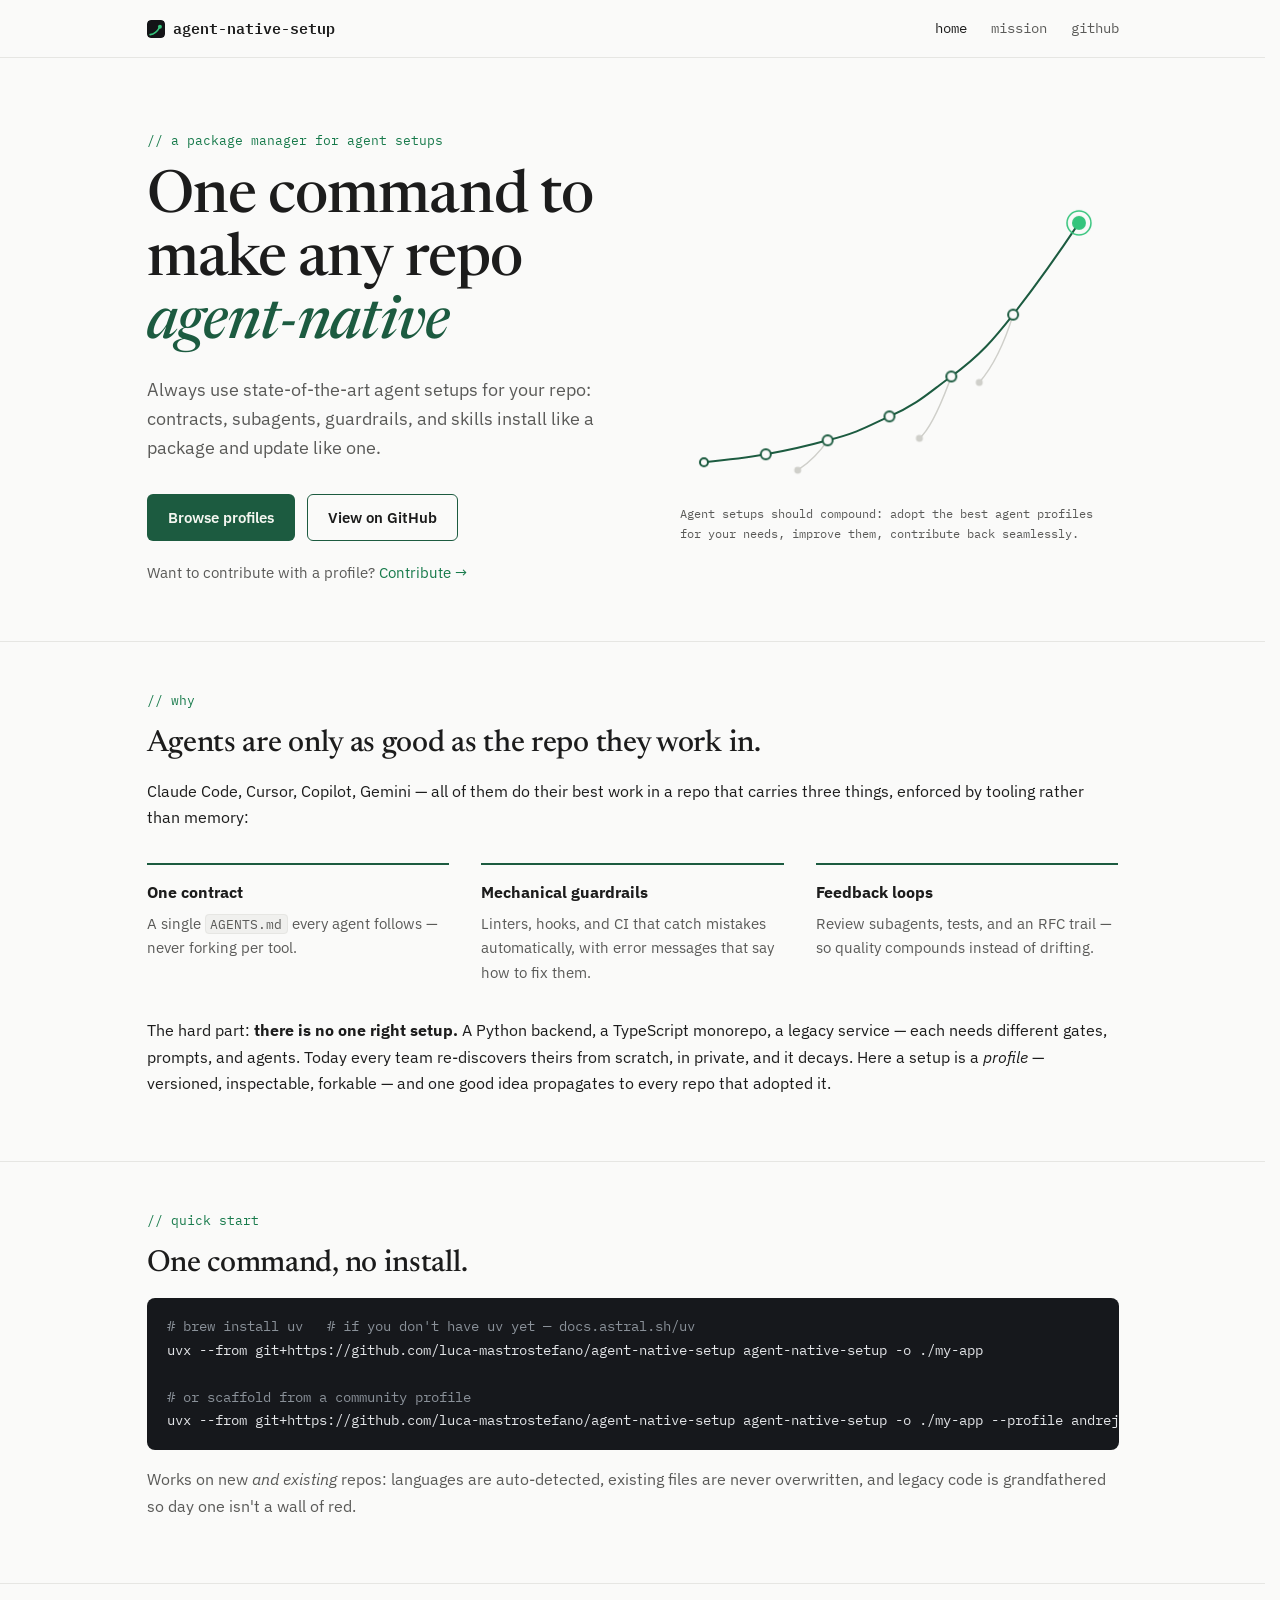
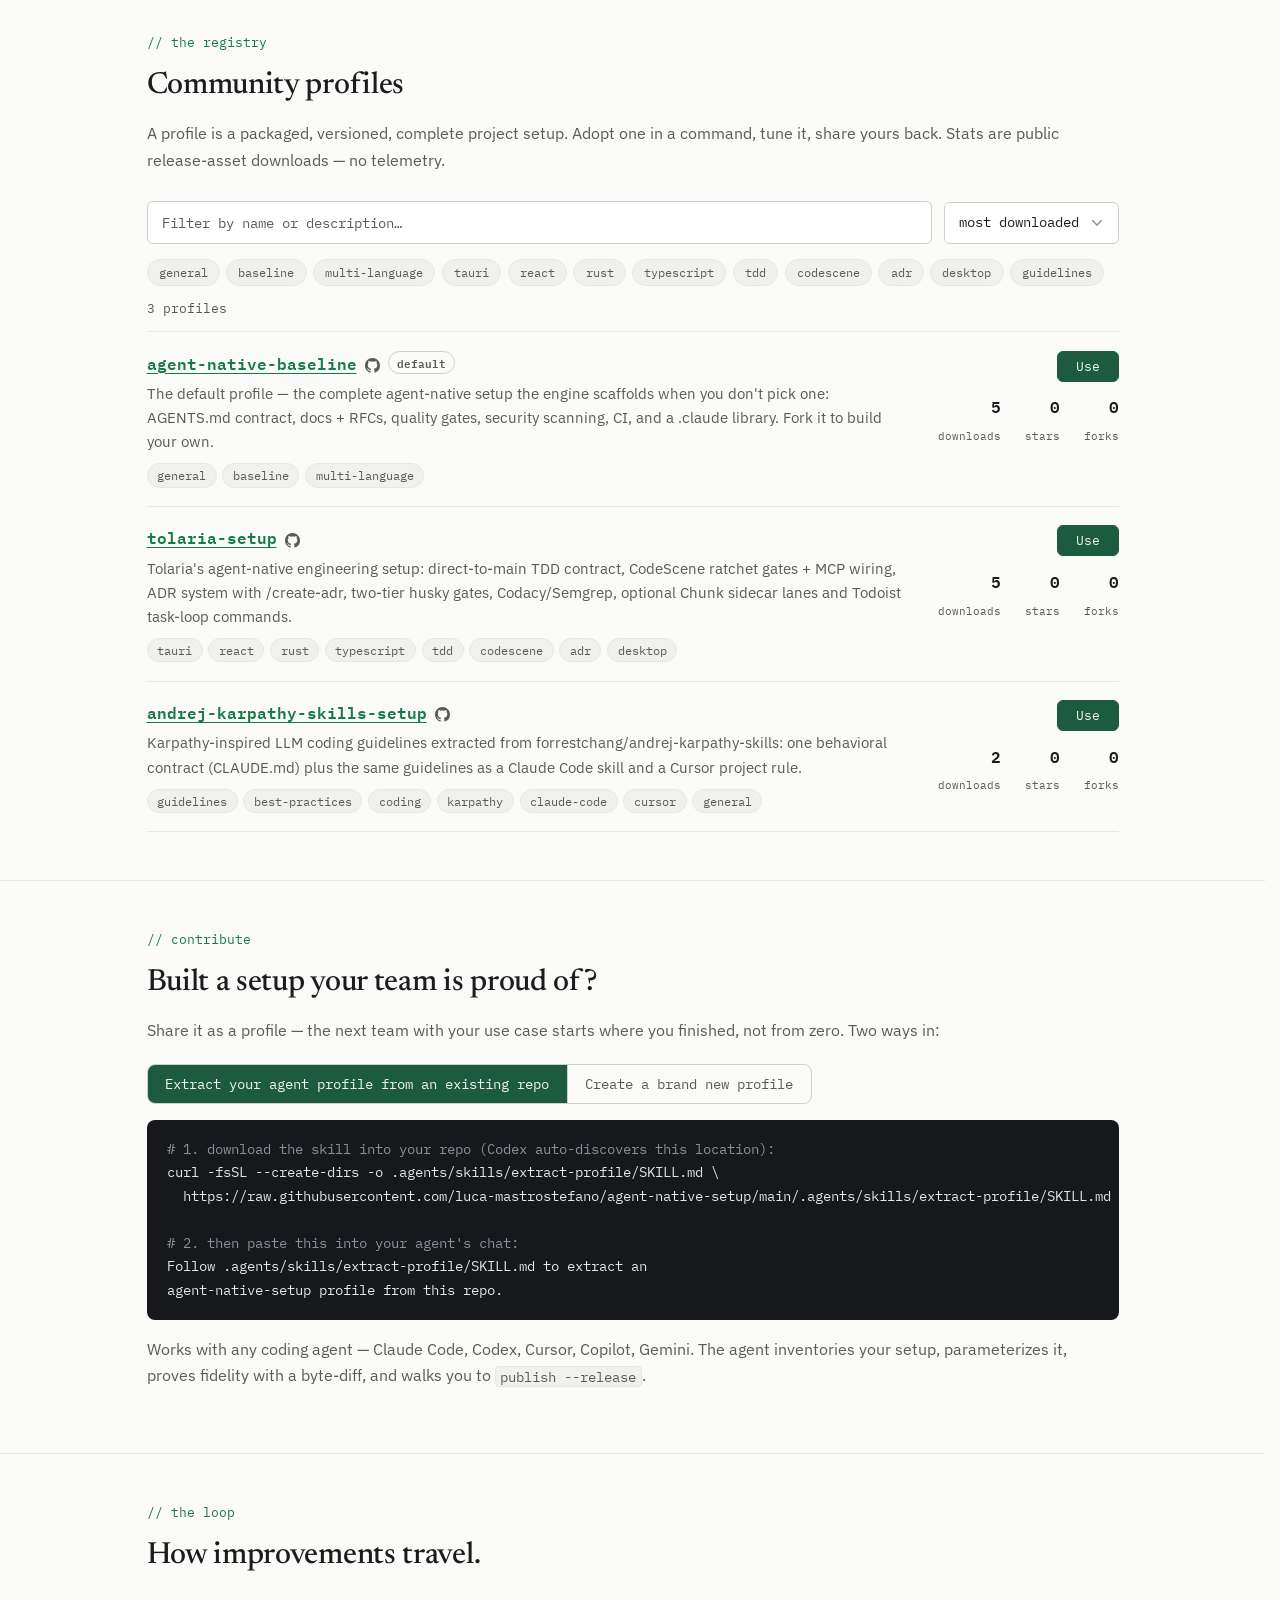
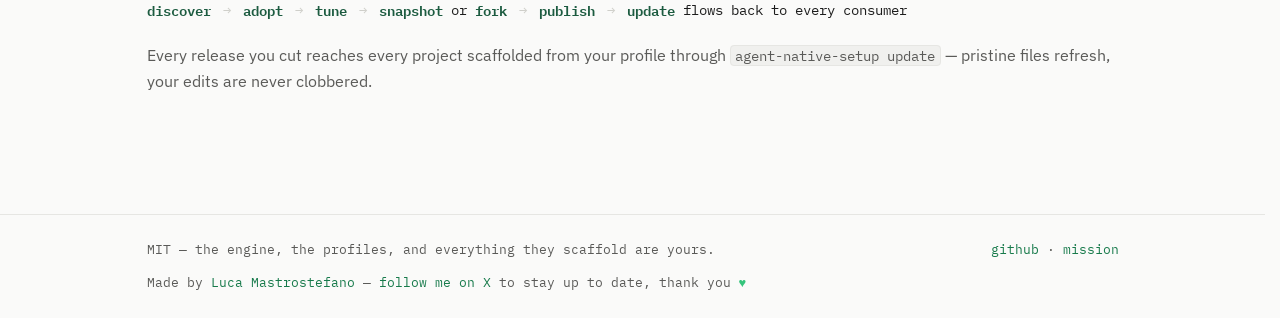
<file: site/index.html>
<!doctype html>
<html lang="en">
<head>
  <meta charset="utf-8" />
  <meta name="viewport" content="width=device-width, initial-scale=1" />
  <title>agent-native-setup — agent setups should compound</title>
  <meta name="description" content="A package manager for agent setups. Your contract, prompts, subagents, and guardrails install like a package and update like one — adopt a community profile, tune it, share it back." />
  <meta property="og:type" content="website" />
  <meta property="og:url" content="https://lucamastrostefano.com/agent-native-setup/" />
  <meta property="og:title" content="agent-native-setup — one command to make any repo agent-native" />
  <meta property="og:description" content="A package manager for agent setups: adopt the best community profiles, improve them, contribute back seamlessly." />
  <meta property="og:image" content="https://lucamastrostefano.com/agent-native-setup/og-image.png" />
  <meta property="og:image:width" content="1200" />
  <meta property="og:image:height" content="630" />
  <meta name="twitter:card" content="summary_large_image" />
  <meta name="twitter:title" content="agent-native-setup — one command to make any repo agent-native" />
  <meta name="twitter:description" content="A package manager for agent setups: adopt the best community profiles, improve them, contribute back seamlessly." />
  <meta name="twitter:image" content="https://lucamastrostefano.com/agent-native-setup/og-image.png" />
  <link rel="icon" href="favicon.svg" type="image/svg+xml" />
  <link rel="icon" href="favicon-180.png" type="image/png" sizes="180x180" />
  <link rel="apple-touch-icon" href="favicon-180.png" />
  <link rel="preconnect" href="https://fonts.googleapis.com" />
  <link rel="preconnect" href="https://fonts.gstatic.com" crossorigin />
  <link href="https://fonts.googleapis.com/css2?family=Newsreader:ital,opsz,wght@0,6..72,400..700;1,6..72,400..700&family=IBM+Plex+Sans:wght@400;600&family=IBM+Plex+Mono:wght@400;600&display=swap" rel="stylesheet" />
  <link rel="stylesheet" href="style.css?v=19" />
</head>
<body>

<header>
  <div class="wrap">
    <a class="brand" href="./"><img src="favicon.svg" alt="" width="18" height="18" /> agent-native-setup</a>
    <nav>
      <a href="./" aria-current="page">home</a>
      <a href="mission.html">mission</a>
      <a href="https://github.com/luca-mastrostefano/agent-native-setup">github</a>
    </nav>
  </div>
</header>

<main>

  <div class="hero">
    <div class="wrap">
      <div>
        <p class="eyebrow">// a package manager for agent setups</p>
        <h1>One command to make any repo <em>agent&#8209;native</em></h1>
        <p class="tagline">
          Always use state-of-the-art agent setups for your repo: contracts, subagents,
          guardrails, and skills install like a package and update like one.
        </p>
        <div class="actions">
          <a class="btn btn-primary" href="#profiles">Browse profiles</a>
          <a class="btn btn-ghost" href="https://github.com/luca-mastrostefano/agent-native-setup">View on GitHub</a>
        </div>
        <p class="hero-note">Want to contribute with a profile? <a href="#contribute">Contribute →</a></p>
      </div>
      <figure>
        <svg class="release-graph" viewBox="0 0 440 320" aria-hidden="true">
          <!-- forks merging into the mainline -->
          <path class="fork" d="M118,300 C130,292 140,282 148,270" />
          <path class="fork" d="M240,268 C252,258 264,228 272,206" />
          <path class="fork" d="M300,212 C314,196 326,170 334,144" />
          <!-- the compounding release curve -->
          <path class="curve" d="M24,292 C55,289 70,287 86,284 C115,279 130,275 148,270 C180,262 190,255 210,246 C240,233 252,220 272,206 C302,184 315,168 334,144 C362,108 380,82 400,52" />
          <!-- release nodes -->
          <circle class="node n1" cx="24" cy="292" r="4" />
          <circle class="node n2" cx="86" cy="284" r="5" />
          <circle class="node n3" cx="148" cy="270" r="5" />
          <circle class="node n4" cx="210" cy="246" r="5" />
          <circle class="node n5" cx="272" cy="206" r="5" />
          <circle class="node n6" cx="334" cy="144" r="5" />
          <circle class="node-fork n3" cx="118" cy="300" r="3.5" />
          <circle class="node-fork n5" cx="240" cy="268" r="3.5" />
          <circle class="node-fork n6" cx="300" cy="212" r="3.5" />
          <circle class="tip-ring n7" cx="400" cy="52" r="12" />
          <circle class="node-tip n7" cx="400" cy="52" r="7" />
        </svg>
        <figcaption>Agent setups should compound: adopt the best agent profiles for your needs, improve them, contribute back seamlessly.</figcaption>
      </figure>
    </div>
  </div>

  <section>
    <div class="wrap">
      <p class="eyebrow">// why</p>
      <h2>Agents are only as good as the repo they work in.</h2>
      <p>
        Claude Code, Cursor, Copilot, Gemini — all of them do their best work in a repo
        that carries three things, enforced by tooling rather than memory:
      </p>
      <div class="pillars">
        <div class="pillar">
          <h3>One contract</h3>
          <p>A single <code>AGENTS.md</code> every agent follows — never forking per tool.</p>
        </div>
        <div class="pillar">
          <h3>Mechanical guardrails</h3>
          <p>Linters, hooks, and CI that catch mistakes automatically, with error messages that say how to fix them.</p>
        </div>
        <div class="pillar">
          <h3>Feedback loops</h3>
          <p>Review subagents, tests, and an RFC trail — so quality compounds instead of drifting.</p>
        </div>
      </div>
      <p style="margin-top:2rem">
        The hard part: <strong>there is no one right setup.</strong> A Python backend, a
        TypeScript monorepo, a legacy service — each needs different gates, prompts, and
        agents. Today every team re-discovers theirs from scratch, in private, and it decays.
        Here a setup is a <em>profile</em> — versioned, inspectable, forkable — and one good
        idea propagates to every repo that adopted it.
      </p>
    </div>
  </section>

  <section>
    <div class="wrap">
      <p class="eyebrow">// quick start</p>
      <h2>One command, no install.</h2>
      <pre><code><span class="c"># brew install uv   # if you don't have uv yet — docs.astral.sh/uv</span>
uvx --from git+https://github.com/luca-mastrostefano/agent-native-setup agent-native-setup -o ./my-app

<span class="c"># or scaffold from a community profile</span>
uvx --from git+https://github.com/luca-mastrostefano/agent-native-setup agent-native-setup -o ./my-app --profile andrej-karpathy-skills-setup</code></pre>
      <p class="muted">
        Works on new <em>and existing</em> repos: languages are auto-detected, existing files
        are never overwritten, and legacy code is grandfathered so day one isn't a wall of red.
      </p>
    </div>
  </section>

  <section id="profiles">
    <div class="wrap">
      <p class="eyebrow">// the registry</p>
      <h2>Community profiles</h2>
      <p class="muted">
        A profile is a packaged, versioned, complete project setup. Adopt one in a command,
        tune it, share yours back. Stats are public release-asset downloads — no telemetry.
      </p>

      <div class="toolbar" id="toolbar" hidden>
        <input type="search" id="q" placeholder="Filter by name or description…" aria-label="Filter profiles by name or description" />
        <select id="sort" aria-label="Sort profiles">
          <option value="downloads">most downloaded</option>
          <option value="stars">most starred</option>
          <option value="name">name a–z</option>
        </select>
      </div>
      <div class="tag-rail" id="tag-rail" role="group" aria-label="Filter by tag"></div>
      <p class="count" id="count" aria-live="polite" hidden></p>

      <div class="profile-list" id="profile-list">
        <!-- Static fallback for no-JS readers; replaced from the live index + stats on load. -->
        <article class="row">
          <div>
            <h3><a href="https://github.com/luca-mastrostefano/agent-native-baseline">agent-native-baseline</a><span class="badge">default</span></h3>
            <p>The default profile — the complete agent-native setup the engine scaffolds when you don't pick one: AGENTS.md contract, docs + RFCs, quality gates, security scanning, CI, and a .claude library. Fork it to build your own.</p>
            <div class="tags"><span class="chip">general</span><span class="chip">baseline</span><span class="chip">multi-language</span></div>
          </div>
          <div class="stats">
            <div class="stat"><b>5</b><span>downloads</span></div>
            <div class="stat"><b>0</b><span>stars</span></div>
            <div class="stat"><b>0</b><span>forks</span></div>
          </div>
        </article>
        <article class="row">
          <div>
            <h3><a href="https://github.com/luca-mastrostefano/tolaria-setup">tolaria-setup</a></h3>
            <p>Tolaria's agent-native engineering setup: direct-to-main TDD contract, CodeScene ratchet gates + MCP wiring, ADR system with /create-adr, two-tier husky gates, Codacy/Semgrep, optional Chunk sidecar lanes and Todoist task-loop commands.</p>
            <div class="tags"><span class="chip">tauri</span><span class="chip">react</span><span class="chip">rust</span><span class="chip">typescript</span><span class="chip">tdd</span></div>
          </div>
          <div class="stats">
            <div class="stat"><b>5</b><span>downloads</span></div>
            <div class="stat"><b>0</b><span>stars</span></div>
            <div class="stat"><b>0</b><span>forks</span></div>
          </div>
        </article>
        <article class="row">
          <div>
            <h3><a href="https://github.com/luca-mastrostefano/andrej-karpathy-skills-setup">andrej-karpathy-skills-setup</a></h3>
            <p>Karpathy-inspired LLM coding guidelines extracted from forrestchang/andrej-karpathy-skills: one behavioral contract (CLAUDE.md) plus the same guidelines as a Claude Code skill and a Cursor project rule.</p>
            <div class="tags"><span class="chip">guidelines</span><span class="chip">best-practices</span><span class="chip">karpathy</span></div>
          </div>
          <div class="stats">
            <div class="stat"><b>2</b><span>downloads</span></div>
            <div class="stat"><b>0</b><span>stars</span></div>
            <div class="stat"><b>0</b><span>forks</span></div>
          </div>
        </article>
      </div>
      <button class="show-more" id="show-more" hidden>Show more</button>
    </div>
  </section>

  <section id="contribute">
    <div class="wrap">
      <p class="eyebrow">// contribute</p>
      <h2>Built a setup your team is proud of?</h2>
      <p class="muted">
        Share it as a profile — the next team with your use case starts where you finished,
        not from zero. Two ways in:
      </p>

      <div class="seg" role="tablist" aria-label="How to contribute a profile">
        <button class="seg-btn" role="tab" aria-selected="true" data-panel="extract">Extract your agent profile from an existing repo</button>
        <button class="seg-btn" role="tab" aria-selected="false" data-panel="init">Create a brand new profile</button>
      </div>

      <div class="seg-panel" id="panel-extract" role="tabpanel">
        <pre><code><span class="c"># 1. download the skill into your repo (Codex auto-discovers this location):</span>
curl -fsSL --create-dirs -o .agents/skills/extract-profile/SKILL.md \
  https://raw.githubusercontent.com/luca-mastrostefano/agent-native-setup/main/.agents/skills/extract-profile/SKILL.md

<span class="c"># 2. then paste this into your agent's chat:</span>
Follow .agents/skills/extract-profile/SKILL.md to extract an
agent-native-setup profile from this repo.</code></pre>
        <p class="muted">
          Works with any coding agent — Claude Code, Codex, Cursor, Copilot, Gemini. The agent
          inventories your setup, parameterizes it, proves fidelity with a byte-diff, and walks
          you to <code>publish --release</code>.
        </p>
      </div>

      <div class="seg-panel" id="panel-init" role="tabpanel" hidden>
        <pre><code><span class="c"># scaffold a skeleton, then tell your agent what you want — its AGENTS.md guides it…</span>
agent-native-setup profile init my-team</code></pre>
        <p class="muted">
          Then <code>profile validate ./my-team</code> to check it loads, and
          <code>profile publish ./my-team --release</code> to share it — publish offers to open
          the community-index PR for you.
        </p>
      </div>
    </div>
  </section>

  <section>
    <div class="wrap">
      <p class="eyebrow">// the loop</p>
      <h2>How improvements travel.</h2>
      <ol class="loop">
        <li><b>discover</b></li>
        <li><b>adopt</b></li>
        <li><b>tune</b></li>
        <li><b>snapshot</b>&nbsp;or&nbsp;<b>fork</b></li>
        <li><b>publish</b></li>
        <li><b>update</b>&nbsp;flows back to every consumer</li>
      </ol>
      <p class="muted" style="margin-top:1.25rem">
        Every release you cut reaches every project scaffolded from your profile through
        <code>agent-native-setup update</code> — pristine files refresh, your edits are never
        clobbered.
      </p>
    </div>
  </section>

</main>

<!-- Profile detail, opened by clicking a profile name. Filled in by the script below. -->
<dialog id="pm" aria-labelledby="pm-name">
  <button id="pm-close" aria-label="Close">&times;</button>
  <div id="pm-body"></div>
</dialog>

<footer>
  <div class="wrap">
    <span>MIT — the engine, the profiles, and everything they scaffold are yours.</span>
    <span><a href="https://github.com/luca-mastrostefano/agent-native-setup">github</a> · <a href="mission.html">mission</a></span>
  </div>
  <div class="wrap credit">
    Made by <a href="https://lucamastrostefano.com/">Luca Mastrostefano</a> —
    <a href="https://x.com/LucaMastro90">follow me on X</a> to stay up to date, thank you <span class="heart">♥</span>
  </div>
</footer>

<script>
// Registry directory: renders from the live community index (main) + stats branch on load.
// The static rows above stay as-is for no-JS readers or if both fetches fail.
(function () {
  const REPO_RAW = "https://raw.githubusercontent.com/luca-mastrostefano/agent-native-setup";
  const DEFAULT_PROFILE = "agent-native-baseline"; // what the engine scaffolds with no --profile
  const PAGE = 60; // rows rendered per "Show more" — keeps the DOM sane at thousands of profiles

  // Snapshot of contributions/index.json + the stats branch, so the toolbar works even
  // fully offline. (The static no-JS rows above show a trimmed view of the same data;
  // both are superseded by the live fetch below on every normal page load.)
  const FALLBACK = {
    index: { profiles: [
      { name: "agent-native-baseline", url: "git+https://github.com/luca-mastrostefano/agent-native-baseline.git@v0.2.0",
        description: "The default profile — the complete agent-native setup the engine scaffolds when you don't pick one: AGENTS.md contract, docs + RFCs, quality gates, security scanning, CI, and a .claude library. Fork it to build your own.",
        tags: ["general", "baseline", "multi-language"] },
      { name: "tolaria-setup", url: "git+https://github.com/luca-mastrostefano/tolaria-setup.git@v0.1.1",
        description: "Tolaria's agent-native engineering setup: direct-to-main TDD contract, CodeScene ratchet gates + MCP wiring, ADR system with /create-adr, two-tier husky gates, Codacy/Semgrep, optional Chunk sidecar lanes and Todoist task-loop commands.",
        tags: ["tauri", "react", "rust", "typescript", "tdd", "codescene", "adr", "desktop"] },
      { name: "andrej-karpathy-skills-setup", url: "git+https://github.com/luca-mastrostefano/andrej-karpathy-skills-setup.git@v0.1.0",
        description: "Karpathy-inspired LLM coding guidelines extracted from forrestchang/andrej-karpathy-skills: one behavioral contract (CLAUDE.md) plus the same guidelines as a Claude Code skill and a Cursor project rule.",
        tags: ["guidelines", "best-practices", "coding", "karpathy", "claude-code", "cursor", "general"] },
    ]},
    stats: { profiles: {
      "agent-native-baseline": { stars: 0, forks: 0, downloads: 5 },
      "tolaria-setup": { stars: 0, forks: 0, downloads: 5 },
      "andrej-karpathy-skills-setup": { stars: 0, forks: 0, downloads: 2 },
    }},
  };

  const $q = document.getElementById("q");
  const $sort = document.getElementById("sort");
  const $rail = document.getElementById("tag-rail");
  const $count = document.getElementById("count");
  const $list = document.getElementById("profile-list");
  const $more = document.getElementById("show-more");

  let all = [];
  let topTags = [];
  const state = { q: "", tags: new Set(), sort: "downloads", shown: PAGE };

  function esc(s) {
    const d = document.createElement("span");
    d.textContent = s == null ? "" : String(s);
    return d.innerHTML.replaceAll('"', "&quot;"); // also attribute-safe (used in href)
  }

  function repoLink(url) {
    // "git+https://github.com/owner/repo.git@v1.2.3" -> "https://github.com/owner/repo";
    // anything non-https (index entries are PR-reviewed, but belt-and-braces) links nowhere
    const repo = url.replace(/^git\+/, "").replace(/\.git(@.*)?$/, "");
    return /^https:\/\//.test(repo) ? repo : "#";
  }

  // "git+https://github.com/owner/repo.git@v1.2.3" -> {owner, repo, ref} — the coordinates
  // the inspection panel needs to fetch profile.json and the templates/ tree. null if not GitHub.
  function ghCoords(url) {
    const m = url.replace(/^git\+/, "").split("#")[0]
      .match(/^https:\/\/github\.com\/([\w.-]+)\/([\w.-]+?)(?:\.git)?(?:@(.+))?$/);
    return m ? { owner: m[1], repo: m[2], ref: m[3] || "HEAD" } : null;
  }

  function fmt(n) {
    return n >= 1000 ? (Math.round(n / 100) / 10) + "k" : String(n);
  }

  function build(index, stats) {
    all = index.profiles.map(p => {
      const s = (stats.profiles || {})[p.name] || {};
      const tags = p.tags || [];
      return {
        name: p.name, description: p.description || "", tags,
        hay: (p.name + " " + (p.description || "") + " " + tags.join(" ")).toLowerCase(),
        repo: repoLink(p.url), gh: ghCoords(p.url), author: p.author || "",
        isDefault: p.name === DEFAULT_PROFILE,
        stars: s.stars || 0, forks: s.forks || 0, downloads: s.downloads || 0,
      };
    });
    const freq = new Map();
    for (const p of all) for (const t of p.tags) freq.set(t, (freq.get(t) || 0) + 1);
    topTags = [...freq.entries()].sort((a, b) => b[1] - a[1]).slice(0, 12).map(e => e[0]);
    for (const t of state.tags) if (!freq.has(t)) state.tags.delete(t);
  }

  function matches() {
    // every query word must appear somewhere in name + description + tags
    const words = state.q.trim().toLowerCase().split(/\s+/).filter(Boolean);
    return all.filter(p =>
      words.every(w => p.hay.includes(w)) &&
      [...state.tags].every(t => p.tags.includes(t))
    ).sort((a, b) => {
      // honest directory order — no pin for the default profile (its badge marks it)
      if (state.sort === "name") return a.name.localeCompare(b.name);
      return (b[state.sort] - a[state.sort]) || a.name.localeCompare(b.name);
    });
  }

  const IC_COPY = '<svg viewBox="0 0 16 16" width="14" height="14" fill="none" stroke="currentColor" stroke-width="1.5" aria-hidden="true"><rect x="5.5" y="5.5" width="8" height="8" rx="1.5"/><path d="M10.5 5.5v-2a1.5 1.5 0 0 0-1.5-1.5H4A1.5 1.5 0 0 0 2.5 3.5v5A1.5 1.5 0 0 0 4 10h1.5"/></svg>';
  const IC_CHECK = '<svg viewBox="0 0 16 16" width="14" height="14" fill="none" stroke="currentColor" stroke-width="2" aria-hidden="true"><path d="M3 8.5l3.5 3.5L13 4.5"/></svg>';
  const IC_GH = '<svg viewBox="0 0 16 16" width="15" height="15" fill="currentColor" aria-hidden="true"><path d="M8 0C3.58 0 0 3.58 0 8c0 3.54 2.29 6.53 5.47 7.59.4.07.55-.17.55-.38 0-.19-.01-.82-.01-1.49-2.01.37-2.53-.49-2.69-.94-.09-.23-.48-.94-.82-1.13-.28-.15-.68-.52-.01-.53.63-.01 1.08.58 1.23.82.72 1.21 1.87.87 2.33.66.07-.52.28-.87.51-1.07-1.78-.2-3.64-.89-3.64-3.95 0-.87.31-1.59.82-2.15-.08-.2-.36-1.02.08-2.12 0 0 .67-.21 2.2.82.64-.18 1.32-.27 2-.27s1.36.09 2 .27c1.53-1.04 2.2-.82 2.2-.82.44 1.1.16 1.92.08 2.12.51.56.82 1.27.82 2.15 0 3.07-1.87 3.75-3.65 3.95.29.25.54.73.54 1.48 0 1.07-.01 1.93-.01 2.2 0 .21.15.46.55.38A8.01 8.01 0 0 0 16 8c0-4.42-3.58-8-8-8z"/></svg>';

  function installCmd(name) {
    return `uvx --from git+https://github.com/luca-mastrostefano/agent-native-setup agent-native-setup -o ./my-app --profile ${name}`;
  }

  // "Use" button + the panel it toggles: the install command, a copy button, and a hint
  function useHtml(name) {
    const cmd = esc(installCmd(name));
    return `<div class="use">
      <button class="use-btn" aria-expanded="false" aria-label="Show install command for ${esc(name)}">Use</button>
      <div class="use-panel" hidden>
        <div class="use-cmd">
          <code>${cmd}</code>
          <button class="copy-cmd" data-cmd="${cmd}"><span class="ic-copy">${IC_COPY}</span><span class="ic-check">${IC_CHECK}</span>Copy install command</button>
        </div>
        <p class="use-hint">
          Copy and paste this into your terminal.<br />
          <code class="uv">brew install uv</code> # if you don't have uv yet — <a href="https://docs.astral.sh/uv">docs.astral.sh/uv</a>
        </p>
      </div>
    </div>`;
  }

  function rowHtml(p) {
    const badge = p.isDefault ? '<span class="badge">default</span>' : "";
    const tags = p.tags.map(t =>
      `<button class="chip" data-tag="${esc(t)}" aria-pressed="${state.tags.has(t)}">${esc(t)}</button>`).join("");
    return `<article class="row">
      <div>
        <h3><button class="name" data-profile="${esc(p.name)}">${esc(p.name)}</button><a class="gh" href="${esc(p.repo)}" title="Open ${esc(p.name)} on GitHub" aria-label="Open ${esc(p.name)} on GitHub">${IC_GH}</a>${badge}</h3>
        <p>${esc(p.description)}</p>
        <div class="tags">${tags}</div>
      </div>
      <div class="use-col">
        ${useHtml(p.name)}
        <div class="stats">
          <div class="stat"><b>${fmt(p.downloads)}</b><span>downloads</span></div>
          <div class="stat"><b>${fmt(p.stars)}</b><span>stars</span></div>
          <div class="stat"><b>${fmt(p.forks)}</b><span>forks</span></div>
        </div>
      </div>
    </article>`;
  }

  function render() {
    const hits = matches();
    const railTags = topTags.concat([...state.tags].filter(t => !topTags.includes(t)));
    $rail.innerHTML = railTags.map(t =>
      `<button class="chip" data-tag="${esc(t)}" aria-pressed="${state.tags.has(t)}">${esc(t)}</button>`).join("");
    $count.hidden = false;
    $count.textContent = hits.length === all.length
      ? `${all.length} profile${all.length === 1 ? "" : "s"}`
      : `${hits.length} of ${all.length} profiles match`;
    if (hits.length === 0) {
      $list.innerHTML = `<div class="empty">No profiles match. <button id="clear">Clear filters</button></div>`;
    } else {
      $list.innerHTML = hits.slice(0, state.shown).map(rowHtml).join("");
    }
    $more.hidden = hits.length <= state.shown;
    if (!$more.hidden) $more.textContent = `Show more (${hits.length - state.shown} remaining)`;
  }

  // ---- profile modal -------------------------------------------------------
  const $pm = document.getElementById("pm");
  const $pmBody = document.getElementById("pm-body");
  const inspected = new Map(); // profile name -> {version, prompts, files} | {error}

  // The scaffolded file list isn't in profile.json — it's the templates/ tree in the
  // profile repo, so we ask the trees API for it. Both fetches are best-effort: the
  // modal renders everything else whether or not they land.
  async function inspect(p) {
    if (inspected.has(p.name)) return inspected.get(p.name);
    const g = p.gh;
    if (!g) throw new Error("not a GitHub profile");
    const base = `https://api.github.com/repos/${g.owner}/${g.repo}`;
    const [manifest, tree] = await Promise.all([
      fetch(`https://raw.githubusercontent.com/${g.owner}/${g.repo}/${g.ref}/profile.json`).then(r => r.ok ? r.json() : {}),
      fetch(`${base}/git/trees/${g.ref}?recursive=1`).then(r => r.ok ? r.json() : { tree: [] }),
    ]);
    const files = (tree.tree || [])
      .filter(n => n.type === "blob" && n.path.startsWith("templates/"))
      .map(n => n.path.slice("templates/".length).replace(/\.j2$/, ""))
      .sort();
    const data = { version: manifest.version || "", prompts: manifest.prompts || [], files };
    inspected.set(p.name, data);
    return data;
  }

  // Below this a directory tree is chrome: a handful of paths read fine as they are.
  const FLAT_MAX = 8;

  // "a/b.md" + "a/c.md" -> Map{a: Map{b.md: Map{}, c.md: Map{}}}. A leaf is an empty Map,
  // so a name can be a file or a directory but never both — stripping `.j2` could in
  // principle collide `foo.j2` with `foo/bar.j2`, but such a profile can't be scaffolded
  // onto a real filesystem either, so we let the directory win rather than guard for it.
  function buildTree(paths) {
    const root = new Map();
    for (const path of paths) {
      let node = root;
      for (const part of path.split("/")) {
        if (!node.has(part)) node.set(part, new Map());
        node = node.get(part);
      }
    }
    return root;
  }

  function countFiles(node) {
    let n = 0;
    for (const kid of node.values()) n += kid.size ? countFiles(kid) : 1;
    return n;
  }

  // Directories collapse by default. Expanded, the tree is *longer* than the flat list it
  // replaces (every directory costs a row) — it's the collapsing that buys back the height.
  function treeHtml(node) {
    const entries = [...node].sort(([an, ak], [bn, bk]) =>
      (bk.size > 0) - (ak.size > 0) || an.localeCompare(bn)); // directories first, then files
    return `<ul>${entries.map(([name, kid]) => {
      if (!kid.size) return `<li>${esc(name)}</li>`;
      const n = countFiles(kid);
      return `<li><details><summary>${esc(name)}/<span class="n">${n} file${n === 1 ? "" : "s"}</span></summary>${treeHtml(kid)}</details></li>`;
    }).join("")}</ul>`;
  }

  function inspectHtml(d) {
    // the wizard asks its questions first, then writes the files — read the panel the same way
    const asks = d.prompts.length
      ? `<p class="pm-sub">Asks ${d.prompts.length} setup question${d.prompts.length === 1 ? "" : "s"}:</p>
         <ol class="asks">${d.prompts.map(q => `<li>${esc(q.message || q.name)}</li>`).join("")}</ol>`
      : "";
    const files = d.files.length
      ? `<p class="pm-sub">Scaffolds ${d.files.length} file${d.files.length === 1 ? "" : "s"}:</p>
         ${d.files.length > FLAT_MAX
           ? `<div class="tree">${treeHtml(buildTree(d.files))}</div>`
           : `<ul class="tree flat">${d.files.map(f => `<li>${esc(f)}</li>`).join("")}</ul>`}`
      : `<p class="pm-sub">No file list available for this profile.</p>`;
    return asks + files;
  }

  function openModal(p) {
    const cmd = esc(installCmd(p.name));
    const stat = (n, label) => `<div class="stat"><b>${fmt(n)}</b><span>${label}</span></div>`;
    $pmBody.innerHTML = `
      <h2 id="pm-name"><span>${esc(p.name)}</span>
        <a class="gh" href="${esc(p.repo)}" aria-label="Open ${esc(p.name)} on GitHub">${IC_GH}</a>
        <span class="ver" id="pm-ver" hidden></span>
        ${p.isDefault ? '<span class="badge">default</span>' : ""}
      </h2>
      ${p.author ? `<p class="pm-by">by ${esc(p.author)}</p>` : ""}
      <div class="stats">${stat(p.downloads, "downloads")}${stat(p.stars, "stars")}${stat(p.forks, "forks")}</div>

      <h3 class="pm-h">How to use it</h3>
      <div class="use-cmd">
        <code>${cmd}</code>
        <button class="copy-cmd" data-cmd="${cmd}"><span class="ic-copy">${IC_COPY}</span><span class="ic-check">${IC_CHECK}</span>Copy install command</button>
      </div>
      <p class="use-hint">
        Copy and paste this into your terminal.<br />
        <code class="uv">brew install uv</code> # if you don't have uv yet — <a href="https://docs.astral.sh/uv">docs.astral.sh/uv</a>
      </p>

      <h3 class="pm-h">About</h3>
      <p class="pm-desc">${esc(p.description)}</p>
      <div class="tags">${p.tags.map(t => `<span class="chip">${esc(t)}</span>`).join("")}</div>

      <h3 class="pm-h">What it scaffolds</h3>
      <div id="pm-inspect" class="pm-inspect"><p class="pm-sub">Loading…</p></div>`;
    $pm.dataset.profile = p.name;
    $pm.showModal();
    document.documentElement.classList.add("modal-open"); // the page behind must not scroll under the modal

    const $i = document.getElementById("pm-inspect");
    // a slow fetch must not paint into a modal the reader has since closed or reopened elsewhere
    const stale = () => !$pm.open || $pm.dataset.profile !== p.name;
    inspect(p).then(d => {
      if (stale()) return;
      const $v = document.getElementById("pm-ver");
      if (d.version) { $v.textContent = "v. " + d.version; $v.hidden = false; }
      $i.innerHTML = inspectHtml(d);
    }).catch(() => {
      if (stale()) return;
      $i.innerHTML = `<p class="pm-sub">Couldn't load the profile contents — see <a href="${esc(p.repo)}">the repo</a>.</p>`;
    });
  }

  document.getElementById("pm-close").addEventListener("click", () => $pm.close());
  // fires however it closed — button, Escape, or backdrop
  $pm.addEventListener("close", () => document.documentElement.classList.remove("modal-open"));
  // click on the backdrop (i.e. outside the dialog's own box) closes it
  $pm.addEventListener("click", e => {
    if (e.target !== $pm) return;
    const r = $pm.getBoundingClientRect();
    const inside = e.clientX >= r.left && e.clientX <= r.right && e.clientY >= r.top && e.clientY <= r.bottom;
    if (!inside) $pm.close();
  });

  let debounce;
  $q.addEventListener("input", () => {
    clearTimeout(debounce);
    debounce = setTimeout(() => { state.q = $q.value; state.shown = PAGE; render(); }, 120);
  });
  $sort.addEventListener("change", () => { state.sort = $sort.value; state.shown = PAGE; render(); });
  $more.addEventListener("click", () => { state.shown += PAGE; render(); });
  function setUsePanel(btn, open) {
    btn.setAttribute("aria-expanded", String(open));
    btn.nextElementSibling.hidden = !open;
  }

  function closeUsePanels(except) {
    for (const btn of document.querySelectorAll(".use-btn[aria-expanded='true']")) {
      if (btn !== except) setUsePanel(btn, false);
    }
  }

  document.addEventListener("keydown", e => { if (e.key === "Escape") closeUsePanels(); });

  // On a real pointer, the panel follows the cursor: hovering the Use button opens it and
  // leaving the group closes it. Touch devices keep the click-to-toggle behaviour below.
  const HOVER_UI = matchMedia("(hover: hover) and (pointer: fine)").matches;
  if (HOVER_UI) {
    const enters = e => {
      const group = e.target.closest(".use");
      if (!group || group.contains(e.relatedTarget)) return; // moving within the group, not into it
      const btn = group.querySelector(".use-btn");
      closeUsePanels(btn);
      setUsePanel(btn, true);
    };
    const leaves = e => {
      const group = e.target.closest(".use");
      if (!group || group.contains(e.relatedTarget)) return; // still inside the group
      setUsePanel(group.querySelector(".use-btn"), false);
    };
    $list.addEventListener("mouseover", enters);
    $list.addEventListener("mouseout", leaves);
  }

  document.addEventListener("click", e => {
    // a click anywhere outside an open "Use" panel dismisses it
    if (!e.target.closest(".use")) closeUsePanels();

    const name = e.target.closest("button.name");
    if (name) {
      const p = all.find(x => x.name === name.dataset.profile);
      if (p) openModal(p);
      return;
    }

    const use = e.target.closest("button.use-btn");
    if (use) {
      // where hover drives the panel, a mouse click would just fight it — but a
      // keyboard-generated click (detail === 0) must still open it
      if (HOVER_UI && e.detail > 0) return;
      const open = use.getAttribute("aria-expanded") === "true";
      closeUsePanels(use);
      setUsePanel(use, !open);
      return;
    }

    const copy = e.target.closest("button.copy-cmd");
    if (copy) {
      navigator.clipboard.writeText(copy.dataset.cmd).then(() => {
        copy.classList.add("copied");
        clearTimeout(copy._t);
        copy._t = setTimeout(() => copy.classList.remove("copied"), 1600);
      }).catch(() => {}); // clipboard denied: the quick-start block still has the command
      return;
    }
    const seg = e.target.closest("button.seg-btn");
    if (seg) {
      document.querySelectorAll(".seg-btn").forEach(b => b.setAttribute("aria-selected", String(b === seg)));
      document.querySelectorAll(".seg-panel").forEach(p => { p.hidden = p.id !== "panel-" + seg.dataset.panel; });
      return;
    }
    const chip = e.target.closest("button.chip");
    if (chip) {
      const t = chip.dataset.tag;
      state.tags.has(t) ? state.tags.delete(t) : state.tags.add(t);
      state.shown = PAGE;
      render();
      // render() rebuilt the DOM: put keyboard focus back on the toggled rail chip
      const back = $rail.querySelector(`[data-tag="${CSS.escape(t)}"]`);
      if (back) back.focus();
    }
    if (e.target.id === "clear") {
      state.q = ""; $q.value = ""; state.tags.clear(); state.shown = PAGE;
      render();
    }
  });

  build(FALLBACK.index, FALLBACK.stats);
  document.getElementById("toolbar").hidden = false;
  render();

  Promise.all([
    fetch(REPO_RAW + "/main/contributions/index.json").then(r => r.json()),
    fetch(REPO_RAW + "/stats/contributions/stats.json").then(r => r.json()),
  ]).then(([index, stats]) => {
    build(index, stats);
    render();
  }).catch(() => { /* offline or rate-limited: fallback data is already rendered */ });
})();
</script>

</body>
</html>
</file>
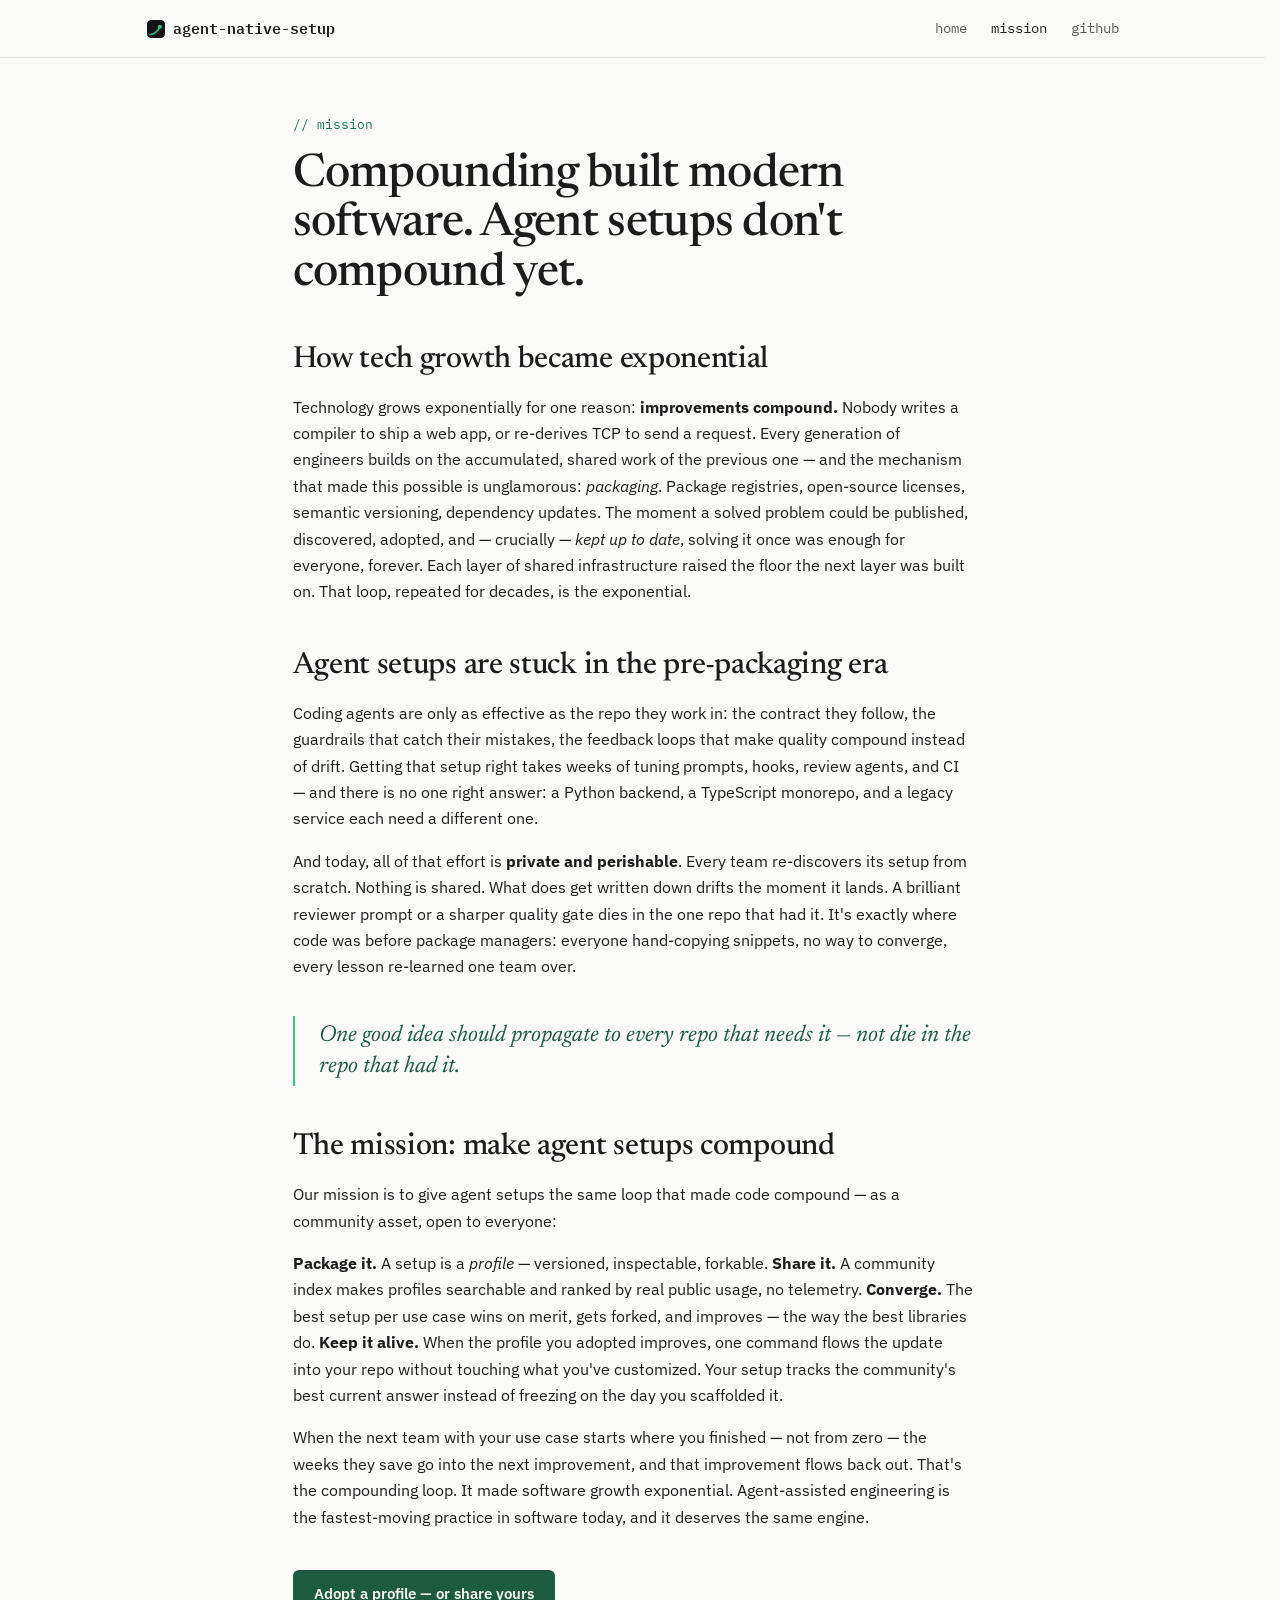
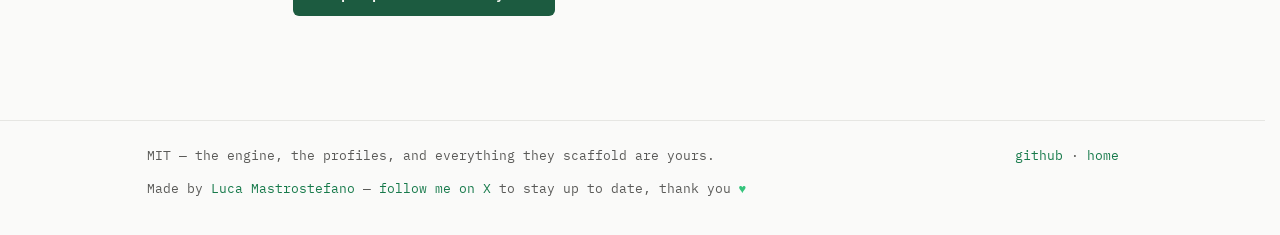
<file: site/mission.html>
<!doctype html>
<html lang="en">
<head>
  <meta charset="utf-8" />
  <meta name="viewport" content="width=device-width, initial-scale=1" />
  <title>Mission — agent-native-setup</title>
  <meta name="description" content="Compounding made tech growth exponential. Agent setups need the same loop: converge on best practices as a community and make them available to everyone." />
  <meta property="og:type" content="website" />
  <meta property="og:url" content="https://lucamastrostefano.com/agent-native-setup/mission.html" />
  <meta property="og:title" content="Mission — make agent setups compound" />
  <meta property="og:description" content="Compounding made tech growth exponential. Agent setups need the same loop: converge on best practices as a community and make them available to everyone." />
  <meta property="og:image" content="https://lucamastrostefano.com/agent-native-setup/og-image.png" />
  <meta property="og:image:width" content="1200" />
  <meta property="og:image:height" content="630" />
  <meta name="twitter:card" content="summary_large_image" />
  <meta name="twitter:title" content="Mission — make agent setups compound" />
  <meta name="twitter:description" content="Compounding made tech growth exponential. Agent setups need the same loop: converge on best practices as a community and make them available to everyone." />
  <meta name="twitter:image" content="https://lucamastrostefano.com/agent-native-setup/og-image.png" />
  <link rel="icon" href="favicon.svg" type="image/svg+xml" />
  <link rel="icon" href="favicon-180.png" type="image/png" sizes="180x180" />
  <link rel="apple-touch-icon" href="favicon-180.png" />
  <link rel="preconnect" href="https://fonts.googleapis.com" />
  <link rel="preconnect" href="https://fonts.gstatic.com" crossorigin />
  <link href="https://fonts.googleapis.com/css2?family=Newsreader:ital,opsz,wght@0,6..72,400..700;1,6..72,400..700&family=IBM+Plex+Sans:wght@400;600&family=IBM+Plex+Mono:wght@400;600&display=swap" rel="stylesheet" />
  <link rel="stylesheet" href="style.css?v=11" />
</head>
<body>

<header>
  <div class="wrap">
    <a class="brand" href="./"><img src="favicon.svg" alt="" width="18" height="18" /> agent-native-setup</a>
    <nav>
      <a href="./">home</a>
      <a href="mission.html" aria-current="page">mission</a>
      <a href="https://github.com/luca-mastrostefano/agent-native-setup">github</a>
    </nav>
  </div>
</header>

<main>
  <div class="wrap">
    <div class="prose">

      <p class="eyebrow">// mission</p>
      <h1>Compounding built modern software. Agent setups don't compound yet.</h1>

      <h2>How tech growth became exponential</h2>
      <p>
        Technology grows exponentially for one reason: <strong>improvements compound.</strong>
        Nobody writes a compiler to ship a web app, or re-derives TCP to send a request. Every
        generation of engineers builds on the accumulated, shared work of the previous one —
        and the mechanism that made this possible is unglamorous: <em>packaging</em>. Package
        registries, open-source licenses, semantic versioning, dependency updates. The moment a
        solved problem could be published, discovered, adopted, and — crucially —
        <em>kept up to date</em>, solving it once was enough for everyone, forever. Each layer
        of shared infrastructure raised the floor the next layer was built on. That loop,
        repeated for decades, is the exponential.
      </p>

      <h2>Agent setups are stuck in the pre-packaging era</h2>
      <p>
        Coding agents are only as effective as the repo they work in: the contract they follow,
        the guardrails that catch their mistakes, the feedback loops that make quality compound
        instead of drift. Getting that setup right takes weeks of tuning prompts, hooks, review
        agents, and CI — and there is no one right answer: a Python backend, a TypeScript
        monorepo, and a legacy service each need a different one.
      </p>
      <p>
        And today, all of that effort is <strong>private and perishable</strong>. Every team
        re-discovers its setup from scratch. Nothing is shared. What does get written down
        drifts the moment it lands. A brilliant reviewer prompt or a sharper quality gate dies
        in the one repo that had it. It's exactly where code was before package managers:
        everyone hand-copying snippets, no way to converge, every lesson re-learned one team
        over.
      </p>

      <blockquote>
        One good idea should propagate to every repo that needs it — not die in the repo that
        had it.
      </blockquote>

      <h2>The mission: make agent setups compound</h2>
      <p>
        Our mission is to give agent setups the same loop that made code compound —
        as a community asset, open to everyone:
      </p>
      <p>
        <strong>Package it.</strong> A setup is a <em>profile</em> — versioned, inspectable,
        forkable. <strong>Share it.</strong> A community index makes profiles searchable and
        ranked by real public usage, no telemetry. <strong>Converge.</strong> The best setup
        per use case wins on merit, gets forked, and improves — the way the best libraries do.
        <strong>Keep it alive.</strong> When the profile you adopted improves, one command
        flows the update into your repo without touching what you've customized. Your setup
        tracks the community's best current answer instead of freezing on the day you
        scaffolded it.
      </p>
      <p>
        When the next team with your use case starts where you finished — not from zero — the
        weeks they save go into the next improvement, and that improvement flows back out.
        That's the compounding loop. It made software growth exponential. Agent-assisted
        engineering is the fastest-moving practice in software today, and it deserves the
        same engine.
      </p>

      <p style="margin-top:2.5rem">
        <a class="btn btn-primary" href="./#profiles">Adopt a profile — or share yours</a>
      </p>

    </div>
  </div>
</main>

<footer>
  <div class="wrap">
    <span>MIT — the engine, the profiles, and everything they scaffold are yours.</span>
    <span><a href="https://github.com/luca-mastrostefano/agent-native-setup">github</a> · <a href="./">home</a></span>
  </div>
  <div class="wrap credit">
    Made by <a href="https://lucamastrostefano.com/">Luca Mastrostefano</a> —
    <a href="https://x.com/LucaMastro90">follow me on X</a> to stay up to date, thank you <span class="heart">♥</span>
  </div>
</footer>

</body>
</html>
</file>
<file: site/style.css>
/* agent-native-setup — "growth ledger" design system.
   Tokens: paper/ink greens, pine primary, spring growth accent.
   Type: Newsreader (display) · IBM Plex Sans (body) · IBM Plex Mono (registry material). */

/* Neutral surfaces and text; green appears only as the accent
   (buttons, links, selected states, the release graph). */
:root {
  --paper: #fafaf9;
  --card: #ffffff;
  --ink: #1c1c1c;
  --ink-soft: #5a5a58;
  --pine: #1c5b40;
  --accent: #177a4b;      /* interactive text on paper */
  --spring: #35c47c;      /* growth accent — fills, never body text */
  --rule: #e6e6e3;
  --rule-strong: #cfcfca;
  --chip-bg: #f0f0ee;
  --code-bg: #16181c;
  --code-text: #e3e5e8;
  --code-comment: #8a9199;
}

@media (prefers-color-scheme: dark) {
  :root {
    --paper: #111213;
    --card: #18191b;
    --ink: #ececec;
    --ink-soft: #a3a4a6;
    --pine: #1e6b4b;
    --accent: #6fd39e;
    --spring: #35c47c;
    --rule: #292a2c;
    --rule-strong: #3b3c3f;
    --chip-bg: #202124;
    --code-bg: #0c0d0f;
    --code-text: #e3e5e8;
    --code-comment: #7d848c;
  }
}

* { box-sizing: border-box; }

/* in-page anchors (Browse profiles, Contribute) glide instead of jumping */
@media (prefers-reduced-motion: no-preference) {
  html { scroll-behavior: smooth; }
}
/* anchor targets clear the sticky header */
#profiles, #contribute { scroll-margin-top: 4.5rem; }

/* keep the hidden attribute authoritative over display:flex/block rules */
[hidden] { display: none !important; }

body {
  margin: 0;
  font-family: "IBM Plex Sans", -apple-system, BlinkMacSystemFont, "Segoe UI", sans-serif;
  font-size: 1rem;
  line-height: 1.65;
  background: var(--paper);
  color: var(--ink);
}

a { color: var(--accent); text-decoration: none; }
a:hover { text-decoration: underline; text-underline-offset: 3px; }

:is(a, button, input, select):focus-visible {
  outline: 2px solid var(--accent);
  outline-offset: 2px;
  border-radius: 2px;
}

.wrap { max-width: 1020px; margin: 0 auto; padding: 0 1.5rem; }

.mono { font-family: "IBM Plex Mono", ui-monospace, SFMono-Regular, Menlo, monospace; }

/* ---------- header ---------- */

header {
  position: sticky;
  top: 0;
  z-index: 10;
  border-bottom: 1px solid var(--rule);
  background: color-mix(in srgb, var(--paper) 88%, transparent);
  backdrop-filter: blur(8px);
  -webkit-backdrop-filter: blur(8px);
}
header .wrap {
  display: flex;
  align-items: center;
  justify-content: space-between;
  padding-top: 1rem;
  padding-bottom: 1rem;
}
.brand {
  display: inline-flex;
  align-items: center;
  gap: 0.5rem;
  font-family: "IBM Plex Mono", ui-monospace, monospace;
  font-weight: 600;
  font-size: 0.95rem;
  color: var(--ink);
}
.brand img { border-radius: 4px; }
.brand:hover { text-decoration: none; }
nav {
  display: flex;
  gap: 1.5rem;
  font-family: "IBM Plex Mono", ui-monospace, monospace;
  font-size: 0.85rem;
}
nav a { color: var(--ink-soft); }
nav a[aria-current="page"] { color: var(--ink); }

/* ---------- hero ---------- */

.hero { padding: 4.5rem 0 3.5rem; }
.hero .wrap {
  display: grid;
  grid-template-columns: 1.05fr 0.95fr;
  gap: 3rem;
  align-items: center;
}
@media (max-width: 820px) {
  .hero .wrap { grid-template-columns: 1fr; }
  .hero figure { max-width: 420px; }
}

.eyebrow {
  font-family: "IBM Plex Mono", ui-monospace, monospace;
  font-size: 0.8rem;
  color: var(--accent);
  margin: 0 0 1rem;
}

h1 {
  font-family: "Newsreader", Georgia, serif;
  font-weight: 500;
  font-size: clamp(2.5rem, 5.5vw, 3.7rem);
  line-height: 1.06;
  letter-spacing: -0.015em;
  margin: 0 0 1.25rem;
}
h1 em {
  font-style: italic;
  color: var(--pine);
}
@media (prefers-color-scheme: dark) { h1 em { color: var(--accent); } }

.tagline { font-size: 1.1rem; color: var(--ink-soft); max-width: 34em; margin: 0 0 2rem; }

.actions { display: flex; gap: 0.75rem; flex-wrap: wrap; }
.btn {
  display: inline-block;
  padding: 0.6rem 1.25rem;
  border-radius: 6px;
  font-weight: 600;
  font-size: 0.95rem;
  border: 1px solid transparent;
}
.btn:hover { text-decoration: none; }
.btn-primary { background: var(--pine); color: #f4f6f0; }
.btn-primary:hover { filter: brightness(1.12); }
.btn-ghost { border-color: var(--pine); color: var(--ink); }
.btn-ghost:hover { background: var(--chip-bg); }

.hero-note { margin: 1.25rem 0 0; font-size: 0.92rem; color: var(--ink-soft); }

.hero figure { margin: 0; }
.hero figcaption {
  font-family: "IBM Plex Mono", ui-monospace, monospace;
  font-size: 0.78rem;
  color: var(--ink-soft);
  margin-top: 0.75rem;
}
.release-graph { width: 100%; height: auto; display: block; }
.release-graph .curve {
  fill: none;
  stroke: var(--pine);
  stroke-width: 2;
}
.release-graph .fork { fill: none; stroke: var(--rule-strong); stroke-width: 1.5; }
.release-graph .node { fill: var(--paper); stroke: var(--pine); stroke-width: 2; }
.release-graph .node-fork { fill: var(--rule-strong); stroke: none; }
.release-graph .node-tip { fill: var(--spring); stroke: none; }
.release-graph .tip-ring { fill: none; stroke: var(--spring); stroke-width: 1.5; opacity: 0.5; }

@media (prefers-reduced-motion: no-preference) {
  .release-graph .curve {
    stroke-dasharray: 700;
    stroke-dashoffset: 700;
    animation: draw 1.4s ease-out 0.2s forwards;
  }
  .release-graph .node, .release-graph .node-fork, .release-graph .node-tip, .release-graph .tip-ring {
    opacity: 0;
    animation: appear 0.4s ease-out forwards;
  }
  /* nodes appear as the curve reaches them */
  .release-graph .n1 { animation-delay: 0.3s; }
  .release-graph .n2 { animation-delay: 0.5s; }
  .release-graph .n3 { animation-delay: 0.7s; }
  .release-graph .n4 { animation-delay: 0.9s; }
  .release-graph .n5 { animation-delay: 1.1s; }
  .release-graph .n6 { animation-delay: 1.3s; }
  .release-graph .n7 { animation-delay: 1.5s; }
}
@keyframes draw { to { stroke-dashoffset: 0; } }
@keyframes appear { to { opacity: 1; } }

/* ---------- sections ---------- */

section { padding: 3rem 0; border-top: 1px solid var(--rule); }

h2 {
  font-family: "Newsreader", Georgia, serif;
  font-weight: 500;
  font-size: 1.9rem;
  letter-spacing: -0.01em;
  line-height: 1.15;
  margin: 0.35rem 0 1rem;
}
p { margin: 0 0 1rem; }
.muted { color: var(--ink-soft); }

/* pillars as a ruled definition list, not cards */
.pillars { display: grid; grid-template-columns: repeat(3, 1fr); gap: 2rem; margin: 2rem 0 0; }
@media (max-width: 700px) { .pillars { grid-template-columns: 1fr; gap: 1.25rem; } }
.pillar { border-top: 2px solid var(--pine); padding-top: 0.9rem; }
.pillar h3 { margin: 0 0 0.35rem; font-size: 1.02rem; }
.pillar p { margin: 0; font-size: 0.93rem; color: var(--ink-soft); }

/* code blocks */
pre {
  background: var(--code-bg);
  color: var(--code-text);
  padding: 1.1rem 1.3rem;
  border-radius: 8px;
  overflow-x: auto;
  font-size: 0.88rem;
  line-height: 1.6;
  margin: 0 0 1rem;
}
pre .c { color: var(--code-comment); }
code { font-family: "IBM Plex Mono", ui-monospace, SFMono-Regular, Menlo, monospace; }
p code, li code {
  background: var(--chip-bg);
  border: 1px solid var(--rule);
  border-radius: 4px;
  padding: 0.05em 0.35em;
  font-size: 0.88em;
}

/* the loop — a real sequence, so a numbered flow is earned */
.loop {
  display: flex;
  flex-wrap: wrap;
  gap: 0.5rem 0;
  align-items: center;
  font-family: "IBM Plex Mono", ui-monospace, monospace;
  font-size: 0.9rem;
  margin: 1.5rem 0 0;
  padding: 0;
  list-style: none;
}
.loop li { display: flex; align-items: center; }
.loop li + li::before {
  content: "→";
  color: var(--rule-strong);
  margin: 0 0.75rem;
}
.loop b { font-weight: 600; color: var(--pine); }
@media (prefers-color-scheme: dark) { .loop b { color: var(--accent); } }

/* ---------- registry directory ---------- */

.toolbar {
  display: flex;
  gap: 0.75rem;
  flex-wrap: wrap;
  align-items: center;
  margin: 1.75rem 0 0.9rem;
}
.toolbar input[type="search"] {
  flex: 1 1 260px;
  font: inherit;
  font-family: "IBM Plex Mono", ui-monospace, monospace;
  font-size: 0.9rem;
  color: var(--ink);
  background: var(--card);
  border: 1px solid var(--rule-strong);
  border-radius: 6px;
  padding: 0.55rem 0.9rem;
}
.toolbar input[type="search"]::placeholder { color: var(--ink-soft); }
.toolbar select {
  font: inherit;
  font-family: "IBM Plex Mono", ui-monospace, monospace;
  font-size: 0.85rem;
  color: var(--ink);
  border: 1px solid var(--rule-strong);
  border-radius: 6px;
  padding: 0.55rem 2.4rem 0.55rem 0.9rem;
  appearance: none;
  -webkit-appearance: none;
  /* own chevron so it keeps a proper inset from the border (mid-grey reads in both themes) */
  background: var(--card) url("data:image/svg+xml,%3Csvg xmlns='http://www.w3.org/2000/svg' viewBox='0 0 12 8' width='12' height='8'%3E%3Cpath d='M1.5 1.5 6 6l4.5-4.5' fill='none' stroke='%23949698' stroke-width='1.6' stroke-linecap='round'/%3E%3C/svg%3E") no-repeat right 0.9rem center;
}

.tag-rail { display: flex; flex-wrap: wrap; gap: 0.4rem; margin-bottom: 0.75rem; }
.chip {
  font: inherit;
  font-family: "IBM Plex Mono", ui-monospace, monospace;
  font-size: 0.78rem;
  color: var(--ink-soft);
  background: var(--chip-bg);
  border: 1px solid var(--rule);
  border-radius: 999px;
  padding: 0.15rem 0.7rem;
  cursor: pointer;
}
.chip:hover { border-color: var(--rule-strong); }
.chip[aria-pressed="true"] {
  background: var(--pine);
  border-color: var(--pine);
  color: #f4f6f0;
}

.count {
  font-family: "IBM Plex Mono", ui-monospace, monospace;
  font-size: 0.8rem;
  color: var(--ink-soft);
  margin: 0 0 0.75rem;
}

.profile-list { border-top: 1px solid var(--rule); margin: 0; padding: 0; }
.row {
  display: grid;
  grid-template-columns: 1fr auto;
  gap: 0.5rem 2rem;
  padding: 1.15rem 0;
  border-bottom: 1px solid var(--rule);
}
@media (max-width: 640px) { .row { grid-template-columns: 1fr; } }
.row h3 {
  font-family: "IBM Plex Mono", ui-monospace, monospace;
  font-size: 1rem;
  font-weight: 600;
  margin: 0 0 0.3rem;
}
/* profile names read as links at rest; hover answers with a heavier underline */
.row h3 .name {
  font: inherit;
  padding: 0;
  background: none;
  border: none;
  cursor: pointer;
  color: var(--accent);
  text-decoration: underline;
  text-underline-offset: 3px;
  text-decoration-thickness: 1px;
}
.row h3 .name:hover { text-decoration-thickness: 2px; }

/* github mark beside the profile name — the only way out to the repo now */
.gh {
  display: inline-block;
  margin-left: 0.5rem;
  color: var(--ink-soft);
  line-height: 0;
  vertical-align: -0.2em;
}
.gh:hover { color: var(--accent); }
.copy-cmd .ic-check { display: none; color: var(--accent); }
.copy-cmd.copied .ic-copy { display: none; }
.copy-cmd.copied .ic-check { display: inline; }
@media (prefers-reduced-motion: no-preference) {
  .copy-cmd.copied .ic-check svg { animation: pop 0.25s ease-out; }
}
@keyframes pop {
  from { transform: scale(0.4); opacity: 0; }
  to { transform: scale(1); opacity: 1; }
}

/* quiet marker for the engine's default profile — informative, not promotional */
.badge {
  font-family: "IBM Plex Mono", ui-monospace, monospace;
  font-size: 0.7rem;
  color: var(--ink-soft);
  border: 1px solid var(--rule-strong);
  border-radius: 999px;
  padding: 0.05rem 0.5rem;
  margin-left: 0.5rem;
  vertical-align: 0.12em;
}
.row p { margin: 0 0 0.55rem; font-size: 0.92rem; color: var(--ink-soft); max-width: 60em; }
.row .tags { display: flex; flex-wrap: wrap; gap: 0.35rem; }
.row .tags .chip { padding: 0.05rem 0.6rem; }

/* right column of a row: the "Use" button sits above the stats */
.use-col { display: flex; flex-direction: column; align-items: flex-end; gap: 0.6rem; }
@media (max-width: 640px) { .use-col { align-items: flex-start; } }

.use { position: relative; }
.use-btn {
  font: inherit;
  font-family: "IBM Plex Mono", ui-monospace, monospace;
  font-size: 0.8rem;
  padding: 0.25rem 1.1rem;
  background: var(--pine);
  border: 1px solid var(--pine);
  border-radius: 6px;
  color: #f4f6f0;
  cursor: pointer;
}
.use-btn:hover { filter: brightness(1.08); }

/* the panel the button opens: install command, copy button, hint */
.use-panel {
  position: absolute;
  top: calc(100% + 0.5rem);
  right: 0;
  z-index: 5;
  width: min(38rem, calc(100vw - 3rem));
  background: var(--card);
  border: 1px solid var(--rule-strong);
  border-radius: 8px;
  padding: 0.8rem;
  box-shadow: 0 8px 24px rgb(0 0 0 / 0.12);
  white-space: normal;
  text-align: left;
}
@media (max-width: 640px) { .use-panel { right: auto; left: 0; } }
/* bridges the gap under the button so travelling into the panel doesn't count as leaving */
.use-panel::before {
  content: "";
  position: absolute;
  left: 0;
  right: 0;
  top: -0.55rem;
  height: 0.55rem;
}
.use-cmd { display: flex; align-items: center; gap: 0.7rem; }
/* narrow screens: the copy button drops below the command instead of squeezing beside it */
@media (max-width: 640px) {
  .use-cmd { flex-direction: column; align-items: stretch; }
  .copy-cmd { justify-content: center; }
}
.use-cmd code {
  flex: 1;
  min-width: 0;
  font-size: 0.78rem;
  line-height: 1.5;
  color: var(--ink);
  background: var(--chip-bg);
  border: 1px solid var(--rule);
  border-radius: 6px;
  padding: 0.45rem 0.6rem;
  white-space: pre-wrap;
  overflow-wrap: anywhere;
}
.copy-cmd {
  flex: none;
  display: inline-flex;
  align-items: center;
  gap: 0.35rem;
  font: inherit;
  font-family: "IBM Plex Mono", ui-monospace, monospace;
  font-size: 0.76rem;
  padding: 0.45rem 0.8rem;
  /* same palette as .btn-ghost ("View on GitHub") */
  background: none;
  border: 1px solid var(--pine);
  border-radius: 6px;
  color: var(--ink);
  cursor: pointer;
}
.copy-cmd:hover { background: var(--chip-bg); }
/* the icon spans are flex items; block-level svg drops the inline baseline gap */
.copy-cmd svg { display: block; }

/* two classes deep so `.row p` doesn't outrank this on the in-row panel */
.use-panel .use-hint, #pm .use-hint {
  margin: 0.55rem 0 0;
  font-size: 0.74rem;
  line-height: 1.6;
  color: var(--ink-soft);
}
.use-hint .uv {
  font-size: 0.72rem;
  background: var(--chip-bg);
  border: 1px solid var(--rule);
  border-radius: 4px;
  padding: 0.05rem 0.35rem;
}

.stats {
  display: flex;
  gap: 1.5rem;
  align-items: start;
  font-family: "IBM Plex Mono", ui-monospace, monospace;
  white-space: nowrap;
  padding-top: 0.2rem;
}
.stat { text-align: right; }
@media (max-width: 640px) { .stat { text-align: left; } }
.stat b { display: block; font-size: 1rem; font-weight: 600; color: var(--ink); }
.stat span { font-size: 0.7rem; color: var(--ink-soft); }

/* profile detail modal */
#pm {
  width: min(46rem, calc(100vw - 2rem));
  max-height: min(85vh, 46rem);
  padding: 1.6rem 1.8rem 1.8rem;
  border: 1px solid var(--rule-strong);
  border-radius: 10px;
  background: var(--card);
  color: var(--ink);
  overflow: auto;
}
#pm::backdrop { background: rgb(0 0 0 / 0.55); }
/* the gutter is reserved always, so locking the page doesn't shift it sideways */
html { scrollbar-gutter: stable; }
/* <html> is the scrolling element, so the lock has to land there, not on <body> alone */
html.modal-open, html.modal-open body { overflow: hidden; }
#pm-close {
  position: sticky;
  top: -0.4rem;
  float: right;
  font-size: 1.5rem;
  line-height: 1;
  padding: 0 0.3rem;
  background: none;
  border: none;
  color: var(--ink-soft);
  cursor: pointer;
}
#pm-close:hover { color: var(--ink); }
/* flex row so the github mark and badges centre on the name instead of sitting on its baseline */
#pm h2 {
  display: flex;
  align-items: center;
  flex-wrap: wrap;
  gap: 0.5rem;
  font-family: "IBM Plex Mono", ui-monospace, monospace;
  font-size: 1.3rem;
  margin: 0 0 0.25rem;
}
#pm h2 .gh { margin-left: 0; vertical-align: 0; }
#pm h2 .badge { margin-left: 0; vertical-align: 0; }
.ver {
  font-family: "IBM Plex Mono", ui-monospace, monospace;
  font-size: 0.75rem;
  font-weight: 400;
  color: var(--ink-soft);
  border: 1px solid var(--rule-strong);
  border-radius: 999px;
  padding: 0.05rem 0.5rem;
}
#pm .pm-by { margin: 0 0 0.9rem; font-size: 0.8rem; color: var(--ink-soft); }
#pm .stats { gap: 1.8rem; align-items: baseline; padding: 0 0 0.4rem; flex-wrap: wrap; }
#pm .stat { text-align: left; }
.pm-h {
  font-size: 0.75rem;
  font-family: "IBM Plex Mono", ui-monospace, monospace;
  font-weight: 600;
  text-transform: uppercase;
  letter-spacing: 0.06em;
  color: var(--ink-soft);
  margin: 1.6rem 0 0.6rem;
  padding-top: 0.9rem;
  border-top: 1px solid var(--rule);
}
#pm .pm-desc { font-size: 0.92rem; color: var(--ink-soft); margin: 0 0 0.7rem; }
#pm .tags { display: flex; flex-wrap: wrap; gap: 0.35rem; }
.pm-sub { font-size: 0.8rem; color: var(--ink-soft); margin: 0 0 0.5rem; }
.pm-sub + .pm-sub, .tree + .pm-sub, .asks + .pm-sub { margin-top: 1.4rem; }
.tree, .asks {
  margin: 0;
  padding: 0.6rem 0.8rem;
  list-style: none;
  background: var(--chip-bg);
  border: 1px solid var(--rule);
  border-radius: 6px;
  max-height: 15rem;
  overflow-y: auto;
}
/* the setup questions are asked in order, so number them */
.asks {
  list-style: decimal;
  padding-left: 2.2rem;
  padding-right: 0.8rem;
}
.tree ul {
  margin: 0;
  padding: 0;
  list-style: none;
}
/* a guide rail from the directory row down through the files it holds */
.tree details > ul {
  margin-left: 0.32rem;
  padding-left: 0.85rem;
  border-left: 1px solid var(--rule-strong);
}
.tree li {
  font-family: "IBM Plex Mono", ui-monospace, monospace;
  font-size: 0.74rem;
  line-height: 1.7;
  color: var(--ink-soft);
  white-space: pre;
}
.tree summary {
  display: flex;
  align-items: baseline;
  gap: 0.5rem;
  cursor: pointer;
  color: var(--ink);
  list-style: none; /* the default triangle sits too low against a monospace row */
}
.tree summary::-webkit-details-marker { display: none; }
.tree summary::before {
  content: "▸";
  color: var(--ink-soft);
  font-size: 0.65rem;
}
.tree details[open] > summary::before { content: "▾"; }
.tree summary:hover { color: var(--accent); }
.tree .n {
  font-size: 0.66rem;
  color: var(--ink-soft);
  opacity: 0.75;
}
.asks li { font-size: 0.8rem; line-height: 1.6; color: var(--ink-soft); }
.asks li + li { border-top: 1px solid var(--rule); padding-top: 0.35rem; margin-top: 0.35rem; }

/* segmented control: the two ways to contribute a profile */
.seg {
  display: inline-flex;
  flex-wrap: wrap;
  border: 1px solid var(--rule-strong);
  border-radius: 8px;
  overflow: hidden;
  margin: 0.25rem 0 1rem;
}
.seg-btn {
  font: inherit;
  font-family: "IBM Plex Mono", ui-monospace, monospace;
  font-size: 0.85rem;
  padding: 0.5rem 1.1rem;
  background: none;
  border: none;
  color: var(--ink-soft);
  cursor: pointer;
}
.seg-btn + .seg-btn { border-left: 1px solid var(--rule-strong); }
.seg-btn:hover { color: var(--ink); background: var(--chip-bg); }
.seg-btn[aria-selected="true"] { background: var(--pine); color: #f4f6f0; }

.empty {
  padding: 2.5rem 0;
  border-bottom: 1px solid var(--rule);
  color: var(--ink-soft);
}
.empty button {
  font: inherit;
  color: var(--accent);
  background: none;
  border: none;
  padding: 0;
  cursor: pointer;
  text-decoration: underline;
  text-underline-offset: 3px;
}

.show-more {
  display: block;
  width: 100%;
  font: inherit;
  font-family: "IBM Plex Mono", ui-monospace, monospace;
  font-size: 0.85rem;
  color: var(--accent);
  background: none;
  border: none;
  border-bottom: 1px solid var(--rule);
  padding: 0.9rem 0;
  cursor: pointer;
  text-align: center;
}
.show-more:hover { background: var(--chip-bg); }

/* ---------- mission prose ---------- */

.prose { max-width: 680px; margin: 0 auto; padding: 3.5rem 0 2rem; }
.prose h1 { font-size: clamp(2.1rem, 4.5vw, 2.9rem); }
.prose h2 { margin-top: 2.75rem; }
.prose blockquote {
  font-family: "Newsreader", Georgia, serif;
  font-style: italic;
  font-size: 1.45rem;
  line-height: 1.35;
  color: var(--pine);
  border-left: 2px solid var(--spring);
  margin: 2.25rem 0;
  padding: 0.25rem 0 0.25rem 1.5rem;
}
@media (prefers-color-scheme: dark) { .prose blockquote { color: var(--accent); } }

/* ---------- footer ---------- */

footer {
  border-top: 1px solid var(--rule);
  margin-top: 3.5rem;
  padding: 1.5rem 0 2.25rem;
  font-family: "IBM Plex Mono", ui-monospace, monospace;
  font-size: 0.8rem;
  color: var(--ink-soft);
}
footer .wrap { display: flex; justify-content: space-between; flex-wrap: wrap; gap: 0.5rem; }
footer .credit { display: block; margin-top: 0.75rem; }
footer .heart { color: var(--spring); }
</file>
